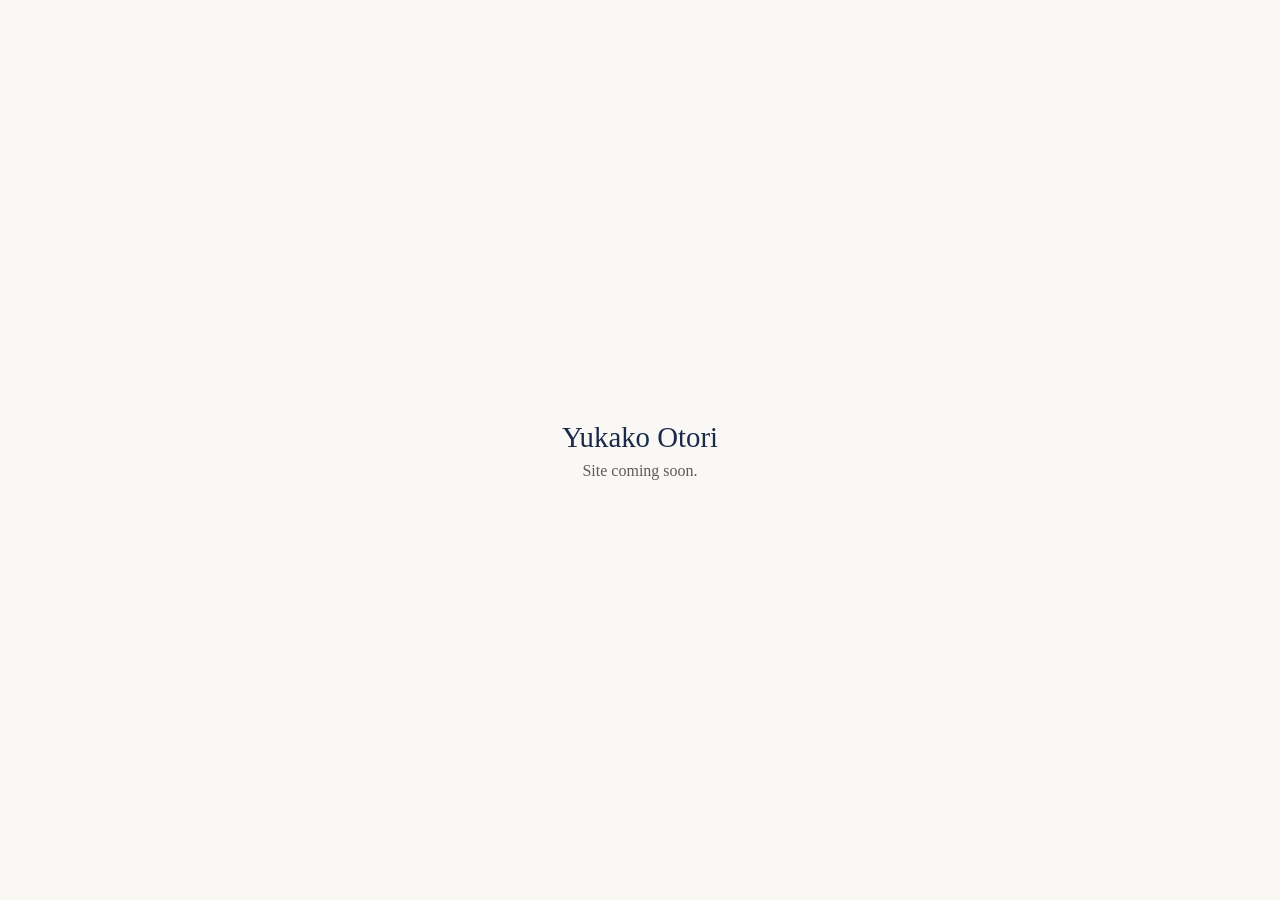
<file: index.html>
<!DOCTYPE html>
<html lang="en">
<head>
  <meta charset="UTF-8">
  <meta name="viewport" content="width=device-width, initial-scale=1.0">
  <title>Yukako Otori</title>
  <style>
    body {
      margin: 0;
      min-height: 100vh;
      display: flex;
      align-items: center;
      justify-content: center;
      background: #FAF8F4;
      font-family: Georgia, serif;
      color: #1B2A4A;
    }
    .wrap { text-align: center; }
    h1 { font-size: 1.8rem; margin: 0 0 0.5rem; font-weight: normal; }
    p  { font-size: 1rem; color: #5C5C5C; margin: 0; }
  </style>
</head>
<body>
  <div class="wrap">
    <h1>Yukako Otori</h1>
    <p>Site coming soon.</p>
  </div>
</body>
</html>
</file>
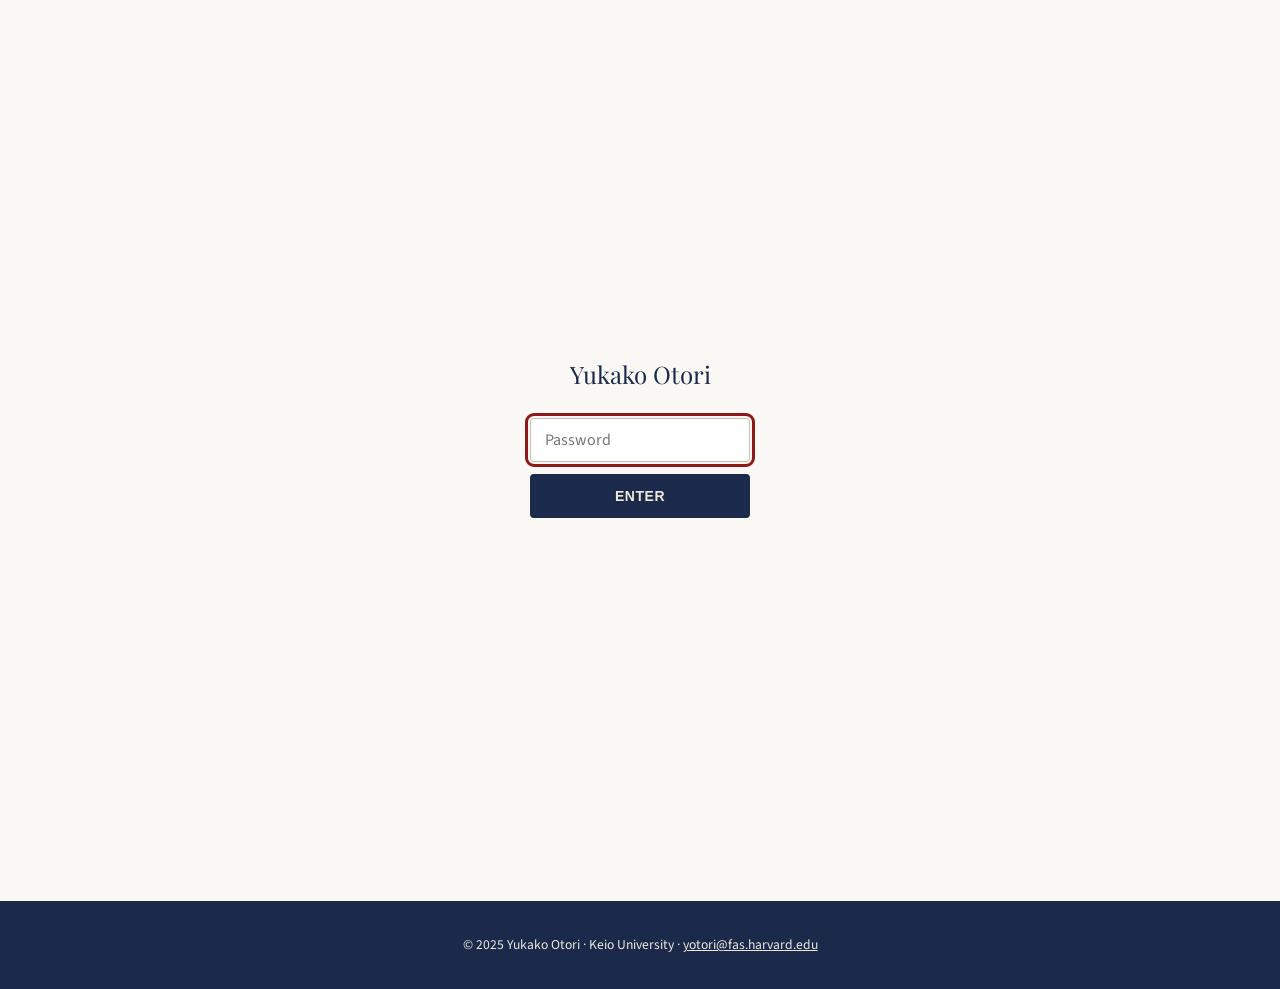
<file: contact.html>
<!DOCTYPE html>
<html lang="en">
<head>
  <meta charset="UTF-8">
  <meta name="viewport" content="width=device-width, initial-scale=1.0">
  <title>Contact — Yukako Otori</title>
  <meta name="description" content="Contact information for Yukako Otori, Associate Professor at Keio University.">
  <link rel="preconnect" href="https://fonts.googleapis.com">
  <link rel="preconnect" href="https://fonts.gstatic.com" crossorigin>
  <link href="https://fonts.googleapis.com/css2?family=Playfair+Display:ital,wght@0,400;0,600;0,700;1,400&family=Source+Sans+3:ital,wght@0,300;0,400;0,600;1,400&display=swap" rel="stylesheet">
  <link rel="stylesheet" href="assets/css/style.css">
</head>
<body>

  <div id="auth-gate" hidden>
    <div class="auth-box">
      <h2>Yukako Otori</h2>
      <form id="auth-form" novalidate>
        <input type="password" id="auth-input" placeholder="Password" autocomplete="off" aria-label="Password" required>
        <button type="submit">Enter</button>
      </form>
      <p id="auth-error" role="alert"></p>
    </div>
  </div>

  <a class="skip-link" href="#main-content">Skip to main content</a>

  <nav role="navigation" aria-label="Primary navigation">
    <div class="nav-inner">
      <a href="index.html" class="nav-brand" aria-label="Yukako Otori — Home">
        <span class="kanji" aria-hidden="true">大鳥</span>
        <span class="name">Yukako Otori</span>
      </a>
      <button class="nav-toggle" id="nav-toggle" aria-expanded="false" aria-controls="nav-links" aria-label="Toggle navigation menu">
        <span class="hamburger" aria-hidden="true">
          <span></span><span></span><span></span>
        </span>
      </button>
      <ul class="nav-links" id="nav-links" role="list">
        <li><a href="index.html">Home</a></li>
        <li><a href="research.html">Research</a></li>
        <li><a href="publications.html">Publications</a></li>
        <li><a href="teaching.html">Teaching</a></li>
        <li><a href="cv.html">CV</a></li>
        <li><a href="contact.html" aria-current="page">Contact</a></li>
      </ul>
    </div>
  </nav>

  <header class="page-header" role="banner">
    <h1>Contact</h1>
    <p>I welcome correspondence about research, teaching, and academic collaboration.</p>
  </header>

  <main id="main-content">
    <div class="container">

      <div class="contact-grid mt-2">

        <div class="contact-card">
          <h3>Email</h3>
          <p><a href="mailto:yotori@fas.harvard.edu">yotori@fas.harvard.edu</a></p>
          <p style="font-size:0.88rem; color:var(--muted); margin-top:0.75rem;">
            I aim to respond to email within five working days. For time-sensitive inquiries please
            indicate urgency in the subject line.
          </p>
        </div>

        <div class="contact-card">
          <h3>Social Media</h3>
          <p>
            Twitter / X:
            <a href="https://twitter.com/OtoriYukako" target="_blank" rel="noopener noreferrer">@OtoriYukako</a>
          </p>
        </div>

        <div class="contact-card">
          <h3>Institutional Address</h3>
          <p lang="ja">
            慶應義塾大学　文学部<br>
            〒108-8345 東京都港区三田2-15-45
          </p>
          <p>
            Faculty of Letters, Keio University<br>
            2-15-45 Mita, Minato-ku<br>
            Tokyo 108-8345, Japan
          </p>
        </div>

        <div class="contact-card">
          <h3>Network Affiliations</h3>
          <p>
            Child Labour and Poverty Network (CLPN)<br>
            <em>Queen Mary University of London</em>
          </p>
          <p>
            Harvard Center for European Studies Fellow<br>
            <em>Harvard University</em>
          </p>
          <p>
            History of International Organizations Network (HION)<br>
            <em>The Graduate Institute, Geneva</em>
          </p>
        </div>

      </div>

    </div>
  </main>

  <footer role="contentinfo">
    <p>&copy; <time datetime="2025">2025</time> Yukako Otori &middot; Keio University &middot;
      <a href="mailto:yotori@fas.harvard.edu">yotori@fas.harvard.edu</a>
    </p>
  </footer>

  <script src="assets/js/auth.js"></script>
  <script src="assets/js/nav.js"></script>
</body>
</html>
</file>
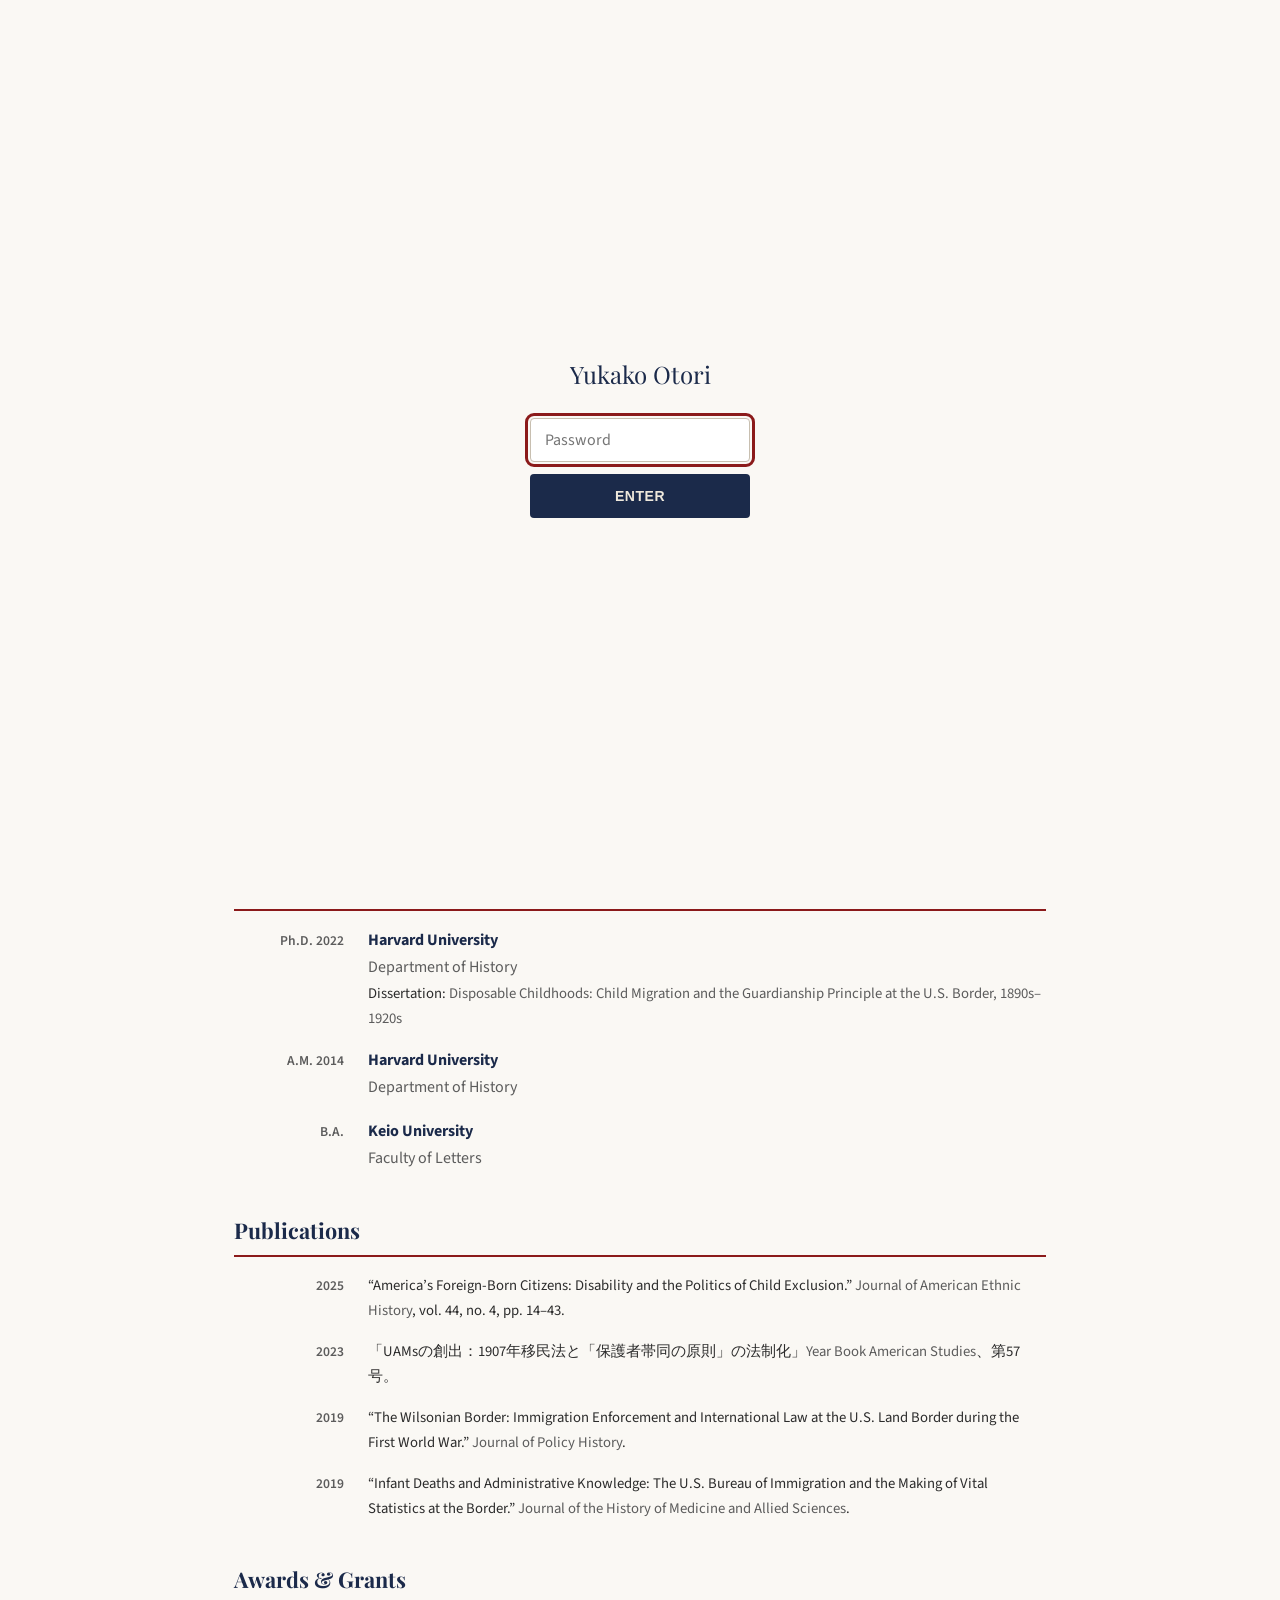
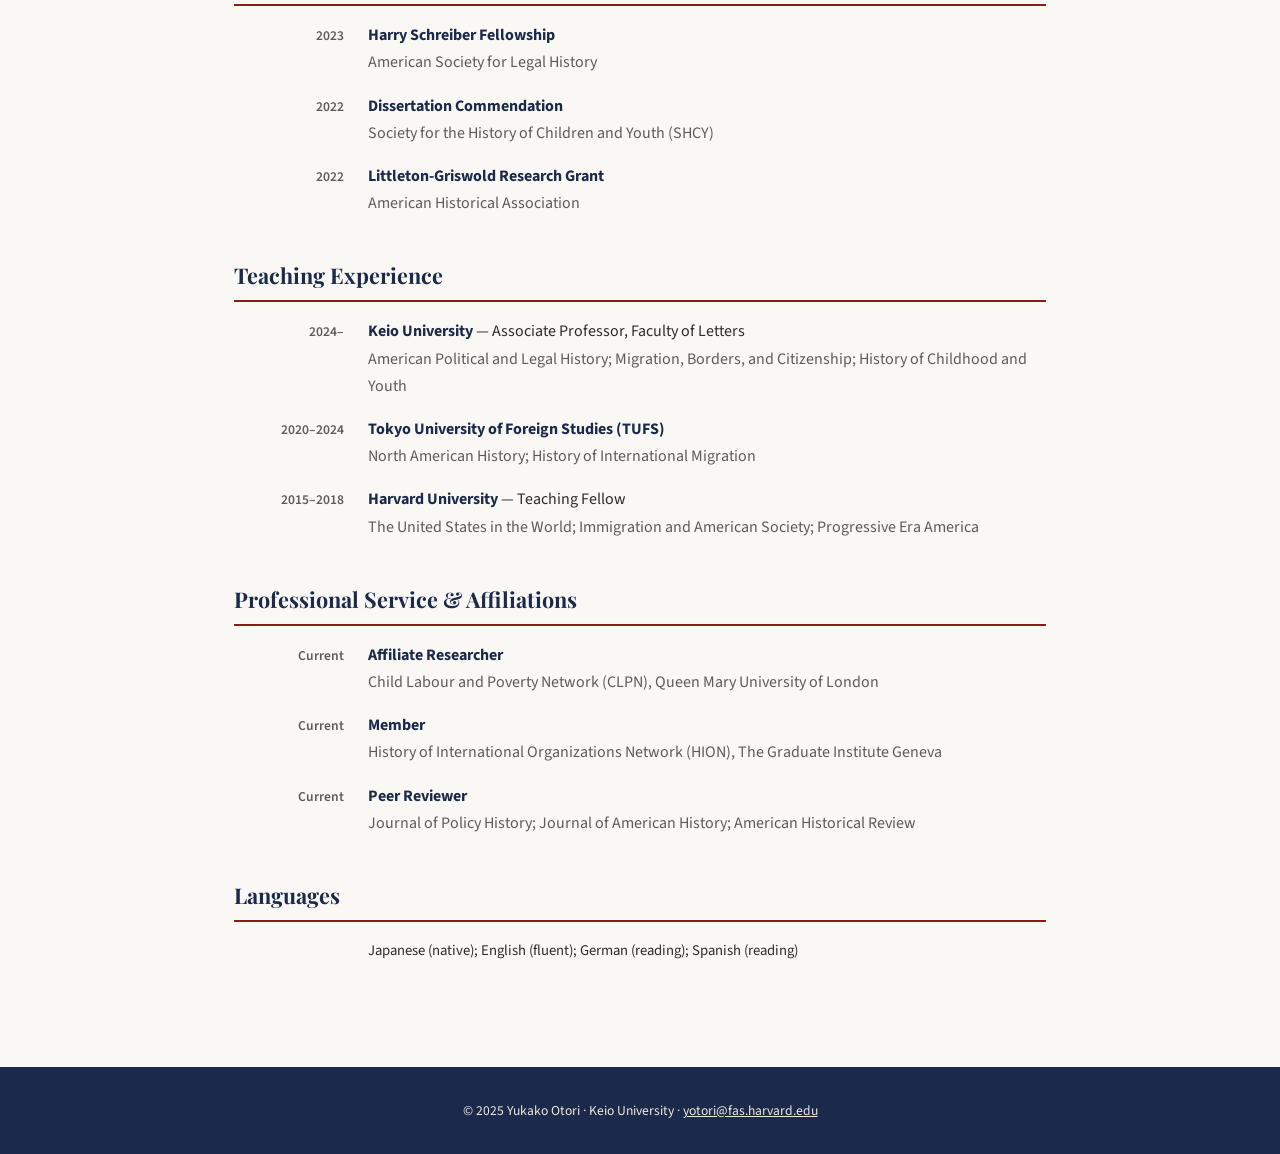
<file: cv.html>
<!DOCTYPE html>
<html lang="en">
<head>
  <meta charset="UTF-8">
  <meta name="viewport" content="width=device-width, initial-scale=1.0">
  <title>CV — Yukako Otori</title>
  <meta name="description" content="Curriculum vitae of Yukako Otori — appointments, education, publications, and awards.">
  <link rel="preconnect" href="https://fonts.googleapis.com">
  <link rel="preconnect" href="https://fonts.gstatic.com" crossorigin>
  <link href="https://fonts.googleapis.com/css2?family=Playfair+Display:ital,wght@0,400;0,600;0,700;1,400&family=Source+Sans+3:ital,wght@0,300;0,400;0,600;1,400&display=swap" rel="stylesheet">
  <link rel="stylesheet" href="assets/css/style.css">
</head>
<body>

  <div id="auth-gate" hidden>
    <div class="auth-box">
      <h2>Yukako Otori</h2>
      <form id="auth-form" novalidate>
        <input type="password" id="auth-input" placeholder="Password" autocomplete="off" aria-label="Password" required>
        <button type="submit">Enter</button>
      </form>
      <p id="auth-error" role="alert"></p>
    </div>
  </div>

  <a class="skip-link" href="#main-content">Skip to main content</a>

  <nav role="navigation" aria-label="Primary navigation">
    <div class="nav-inner">
      <a href="index.html" class="nav-brand" aria-label="Yukako Otori — Home">
        <span class="kanji" aria-hidden="true">大鳥</span>
        <span class="name">Yukako Otori</span>
      </a>
      <button class="nav-toggle" id="nav-toggle" aria-expanded="false" aria-controls="nav-links" aria-label="Toggle navigation menu">
        <span class="hamburger" aria-hidden="true">
          <span></span><span></span><span></span>
        </span>
      </button>
      <ul class="nav-links" id="nav-links" role="list">
        <li><a href="index.html">Home</a></li>
        <li><a href="research.html">Research</a></li>
        <li><a href="publications.html">Publications</a></li>
        <li><a href="teaching.html">Teaching</a></li>
        <li><a href="cv.html" aria-current="page">CV</a></li>
        <li><a href="contact.html">Contact</a></li>
      </ul>
    </div>
  </nav>

  <header class="page-header" role="banner">
    <h1>Curriculum Vitae</h1>
    <p>Full academic record.</p>
  </header>

  <main id="main-content">
    <div class="container">

      <div class="cv-download-bar" role="complementary" aria-label="CV download">
        <p style="font-size:0.9rem; color:var(--muted);">
          A PDF version of the full CV is available for download.
          <br><em>Note: CV currently being updated — please <a href="contact.html">contact me</a> for the most recent version.</em>
        </p>
        <a href="cv.pdf" class="btn" download aria-label="Download CV as PDF">Download PDF</a>
      </div>

      <!-- Appointments -->
      <section class="cv-section" aria-labelledby="cv-appt">
        <h2 id="cv-appt">Academic Appointments</h2>

        <div class="cv-entry">
          <span class="cv-year"><time datetime="2024">2024</time>&ndash;</span>
          <div class="cv-detail">
            <strong>Associate Professor</strong>, Faculty of Letters<br>
            <em>Keio University, Tokyo</em>
          </div>
        </div>

        <div class="cv-entry">
          <span class="cv-year"><time datetime="2020">2020</time>&ndash;<time datetime="2024">2024</time></span>
          <div class="cv-detail">
            <strong>Lecturer</strong><br>
            <em>Tokyo University of Foreign Studies (TUFS)</em>
          </div>
        </div>
      </section>

      <!-- Fellowships -->
      <section class="cv-section" aria-labelledby="cv-fellowships">
        <h2 id="cv-fellowships">Fellowships</h2>

        <div class="cv-entry">
          <span class="cv-year"><time datetime="2016">2016</time>&ndash;<time datetime="2017">2017</time></span>
          <div class="cv-detail">
            <strong>Junior Fellow</strong><br>
            <em>The Graduate Institute, Geneva</em>
          </div>
        </div>

        <div class="cv-entry">
          <span class="cv-year"></span>
          <div class="cv-detail">
            <strong>Fellow</strong><br>
            <em>Harvard Center for European Studies, Harvard University</em>
          </div>
        </div>
      </section>

      <!-- Education -->
      <section class="cv-section" aria-labelledby="cv-edu">
        <h2 id="cv-edu">Education</h2>

        <div class="cv-entry">
          <span class="cv-year">Ph.D. <time datetime="2022">2022</time></span>
          <div class="cv-detail">
            <strong>Harvard University</strong><br>
            <em>Department of History</em><br>
            <p>Dissertation: <em>Disposable Childhoods: Child Migration and the Guardianship Principle at the U.S. Border, 1890s&ndash;1920s</em></p>
          </div>
        </div>

        <div class="cv-entry">
          <span class="cv-year">A.M. <time datetime="2014">2014</time></span>
          <div class="cv-detail">
            <strong>Harvard University</strong><br>
            <em>Department of History</em>
          </div>
        </div>

        <div class="cv-entry">
          <span class="cv-year">B.A.</span>
          <div class="cv-detail">
            <strong>Keio University</strong><br>
            <em>Faculty of Letters</em>
          </div>
        </div>
      </section>

      <!-- Publications -->
      <section class="cv-section" aria-labelledby="cv-pub">
        <h2 id="cv-pub">Publications</h2>

        <div class="cv-entry">
          <span class="cv-year"><time datetime="2025">2025</time></span>
          <div class="cv-detail">
            <p>&ldquo;America&rsquo;s Foreign-Born Citizens: Disability and the Politics of Child Exclusion.&rdquo; <em>Journal of American Ethnic History</em>, vol. 44, no. 4, pp. 14&ndash;43.</p>
          </div>
        </div>

        <div class="cv-entry">
          <span class="cv-year"><time datetime="2023">2023</time></span>
          <div class="cv-detail">
            <p lang="ja">「UAMsの創出：1907年移民法と「保護者帯同の原則」の法制化」<em>Year Book American Studies</em>、第57号。</p>
          </div>
        </div>

        <div class="cv-entry">
          <span class="cv-year"><time datetime="2019">2019</time></span>
          <div class="cv-detail">
            <p>&ldquo;The Wilsonian Border: Immigration Enforcement and International Law at the U.S. Land Border during the First World War.&rdquo; <em>Journal of Policy History</em>.</p>
          </div>
        </div>

        <div class="cv-entry">
          <span class="cv-year"><time datetime="2019">2019</time></span>
          <div class="cv-detail">
            <p>&ldquo;Infant Deaths and Administrative Knowledge: The U.S. Bureau of Immigration and the Making of Vital Statistics at the Border.&rdquo; <em>Journal of the History of Medicine and Allied Sciences</em>.</p>
          </div>
        </div>
      </section>

      <!-- Awards -->
      <section class="cv-section" aria-labelledby="cv-awards">
        <h2 id="cv-awards">Awards &amp; Grants</h2>

        <div class="cv-entry">
          <span class="cv-year"><time datetime="2023">2023</time></span>
          <div class="cv-detail">
            <strong>Harry Schreiber Fellowship</strong><br>
            <em>American Society for Legal History</em>
          </div>
        </div>

        <div class="cv-entry">
          <span class="cv-year"><time datetime="2022">2022</time></span>
          <div class="cv-detail">
            <strong>Dissertation Commendation</strong><br>
            <em>Society for the History of Children and Youth (SHCY)</em>
          </div>
        </div>

        <div class="cv-entry">
          <span class="cv-year"><time datetime="2022">2022</time></span>
          <div class="cv-detail">
            <strong>Littleton-Griswold Research Grant</strong><br>
            <em>American Historical Association</em>
          </div>
        </div>
      </section>

      <!-- Teaching -->
      <section class="cv-section" aria-labelledby="cv-teach">
        <h2 id="cv-teach">Teaching Experience</h2>

        <div class="cv-entry">
          <span class="cv-year"><time datetime="2024">2024</time>&ndash;</span>
          <div class="cv-detail">
            <strong>Keio University</strong> — Associate Professor, Faculty of Letters<br>
            <em>American Political and Legal History; Migration, Borders, and Citizenship; History of Childhood and Youth</em>
          </div>
        </div>

        <div class="cv-entry">
          <span class="cv-year"><time datetime="2020">2020</time>&ndash;<time datetime="2024">2024</time></span>
          <div class="cv-detail">
            <strong>Tokyo University of Foreign Studies (TUFS)</strong><br>
            <em>North American History; History of International Migration</em>
          </div>
        </div>

        <div class="cv-entry">
          <span class="cv-year"><time datetime="2015">2015</time>&ndash;<time datetime="2018">2018</time></span>
          <div class="cv-detail">
            <strong>Harvard University</strong> — Teaching Fellow<br>
            <em>The United States in the World; Immigration and American Society; Progressive Era America</em>
          </div>
        </div>
      </section>

      <!-- Service -->
      <section class="cv-section" aria-labelledby="cv-service">
        <h2 id="cv-service">Professional Service &amp; Affiliations</h2>

        <div class="cv-entry">
          <span class="cv-year">Current</span>
          <div class="cv-detail">
            <strong>Affiliate Researcher</strong><br>
            <em>Child Labour and Poverty Network (CLPN), Queen Mary University of London</em>
          </div>
        </div>

        <div class="cv-entry">
          <span class="cv-year">Current</span>
          <div class="cv-detail">
            <strong>Member</strong><br>
            <em>History of International Organizations Network (HION), The Graduate Institute Geneva</em>
          </div>
        </div>

        <div class="cv-entry">
          <span class="cv-year">Current</span>
          <div class="cv-detail">
            <strong>Peer Reviewer</strong><br>
            <em>Journal of Policy History; Journal of American History; American Historical Review</em>
          </div>
        </div>
      </section>

      <!-- Languages -->
      <section class="cv-section" aria-labelledby="cv-lang">
        <h2 id="cv-lang">Languages</h2>
        <div class="cv-entry">
          <span class="cv-year"></span>
          <div class="cv-detail">
            <p>Japanese (native); English (fluent); German (reading); Spanish (reading)</p>
          </div>
        </div>
      </section>

    </div>
  </main>

  <footer role="contentinfo">
    <p>&copy; <time datetime="2025">2025</time> Yukako Otori &middot; Keio University &middot;
      <a href="mailto:yotori@fas.harvard.edu">yotori@fas.harvard.edu</a>
    </p>
  </footer>

  <script src="assets/js/auth.js"></script>
  <script src="assets/js/nav.js"></script>
</body>
</html>
</file>
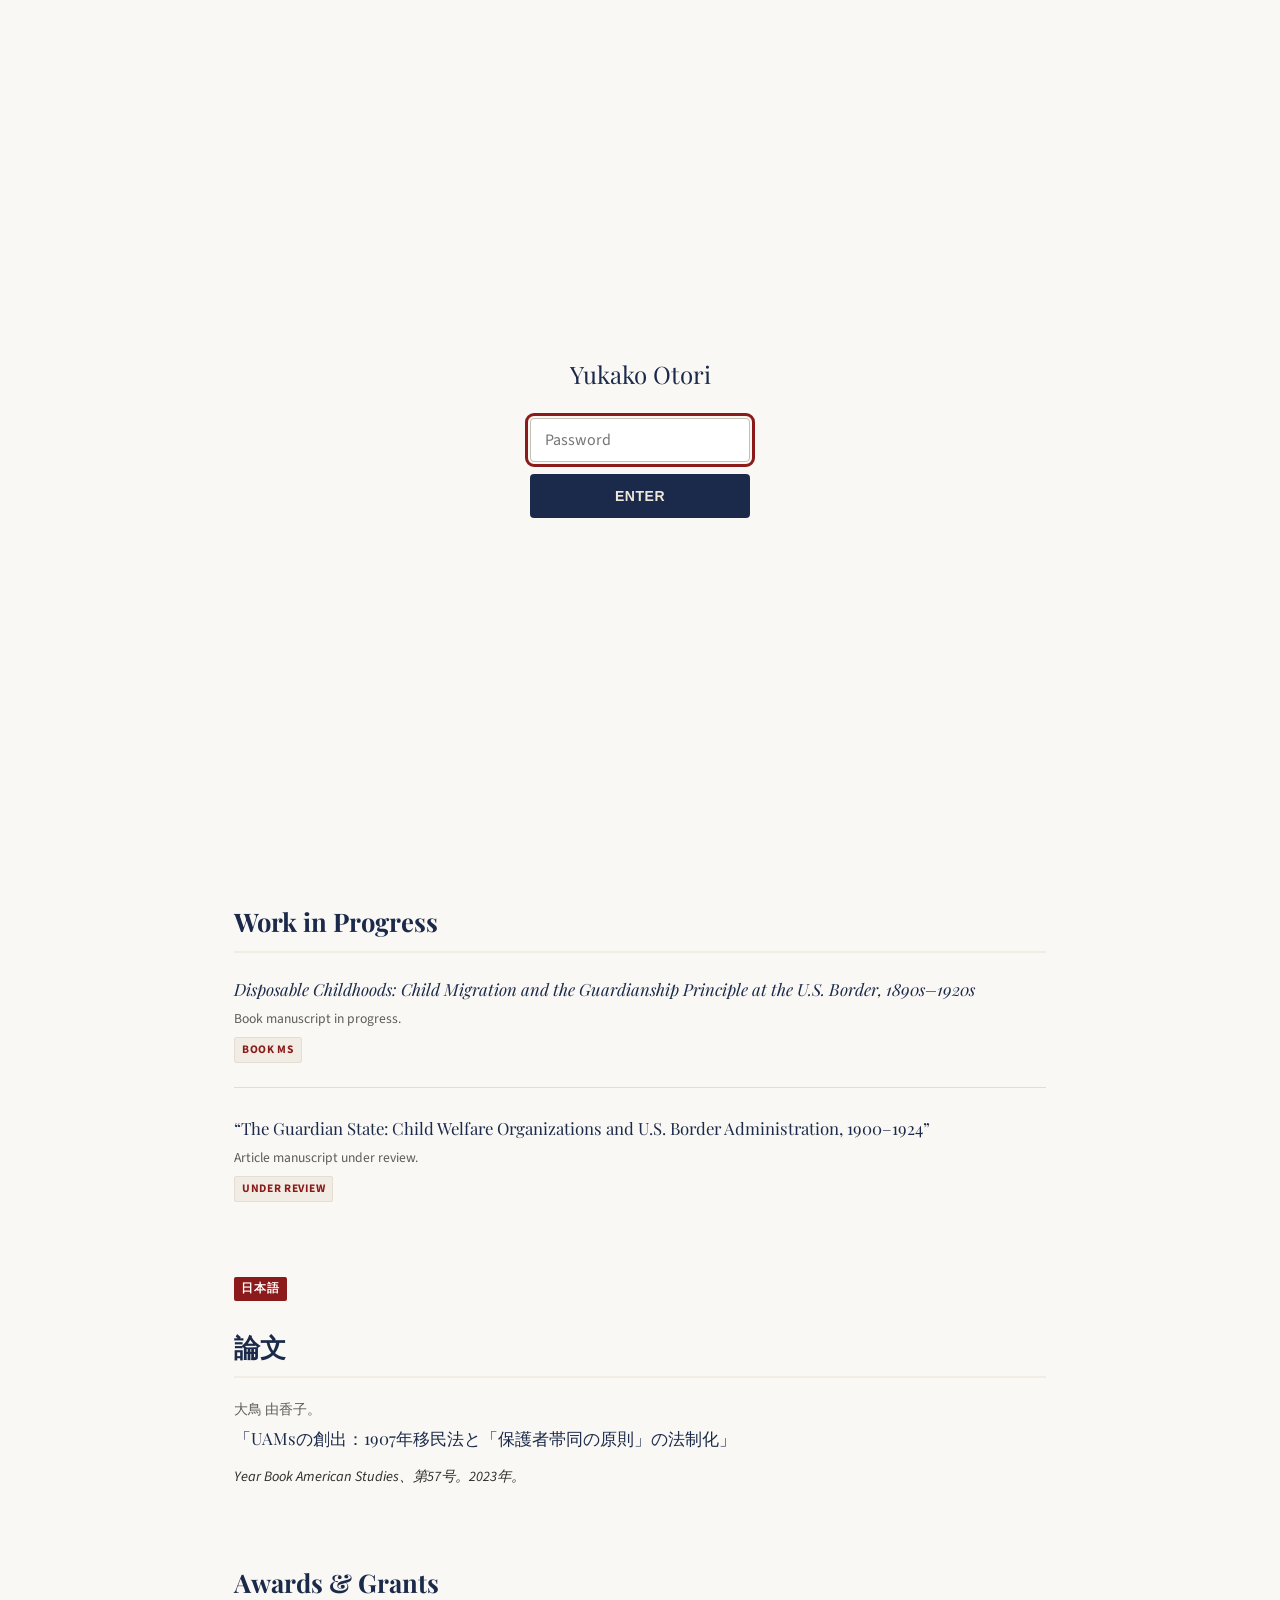
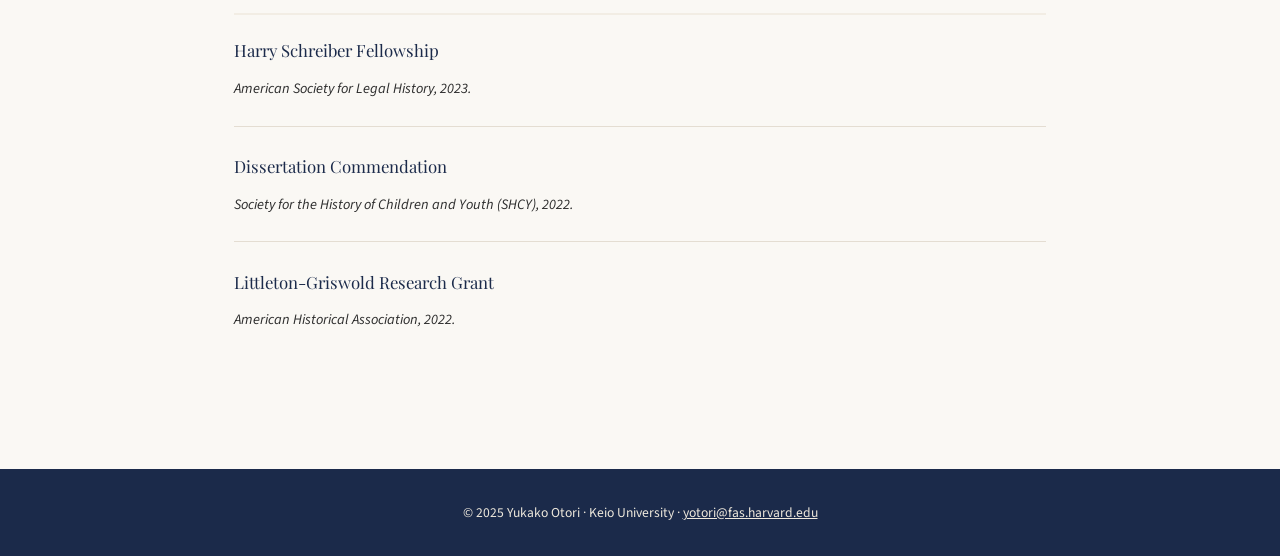
<file: publications.html>
<!DOCTYPE html>
<html lang="en">
<head>
  <meta charset="UTF-8">
  <meta name="viewport" content="width=device-width, initial-scale=1.0">
  <title>Publications — Yukako Otori</title>
  <meta name="description" content="Publications by Yukako Otori — journal articles, book chapters, and works in progress.">
  <link rel="preconnect" href="https://fonts.googleapis.com">
  <link rel="preconnect" href="https://fonts.gstatic.com" crossorigin>
  <link href="https://fonts.googleapis.com/css2?family=Playfair+Display:ital,wght@0,400;0,600;0,700;1,400&family=Source+Sans+3:ital,wght@0,300;0,400;0,600;1,400&display=swap" rel="stylesheet">
  <link rel="stylesheet" href="assets/css/style.css">
</head>
<body>

  <div id="auth-gate" hidden>
    <div class="auth-box">
      <h2>Yukako Otori</h2>
      <form id="auth-form" novalidate>
        <input type="password" id="auth-input" placeholder="Password" autocomplete="off" aria-label="Password" required>
        <button type="submit">Enter</button>
      </form>
      <p id="auth-error" role="alert"></p>
    </div>
  </div>

  <a class="skip-link" href="#main-content">Skip to main content</a>

  <nav role="navigation" aria-label="Primary navigation">
    <div class="nav-inner">
      <a href="index.html" class="nav-brand" aria-label="Yukako Otori — Home">
        <span class="kanji" aria-hidden="true">大鳥</span>
        <span class="name">Yukako Otori</span>
      </a>
      <button class="nav-toggle" id="nav-toggle" aria-expanded="false" aria-controls="nav-links" aria-label="Toggle navigation menu">
        <span class="hamburger" aria-hidden="true">
          <span></span><span></span><span></span>
        </span>
      </button>
      <ul class="nav-links" id="nav-links" role="list">
        <li><a href="index.html">Home</a></li>
        <li><a href="research.html">Research</a></li>
        <li><a href="publications.html" aria-current="page">Publications</a></li>
        <li><a href="teaching.html">Teaching</a></li>
        <li><a href="cv.html">CV</a></li>
        <li><a href="contact.html">Contact</a></li>
      </ul>
    </div>
  </nav>

  <header class="page-header" role="banner">
    <h1>Publications</h1>
    <p>Peer-reviewed articles, book chapters, and works in progress.</p>
  </header>

  <main id="main-content">
    <div class="container">

      <!-- English publications -->
      <section class="pub-section" aria-labelledby="en-heading">
        <span class="pub-lang-label en" id="en-heading">English</span>

        <h2 class="section-title" style="margin-top:0.5rem">Journal Articles</h2>
        <ul class="pub-list" role="list">

          <li class="pub-item">
            <p class="pub-authors">Otori, Yukako.</p>
            <p class="pub-title">&ldquo;America&rsquo;s Foreign-Born Citizens: Disability and the Politics of Child Exclusion.&rdquo;</p>
            <p class="pub-venue"><em>Journal of American Ethnic History</em>, vol. 44, no. 4, pp. 14&ndash;43. <time datetime="2025">2025</time>.</p>
          </li>

          <li class="pub-item">
            <p class="pub-authors">Otori, Yukako.</p>
            <p class="pub-title">&ldquo;The Wilsonian Border: Immigration Enforcement and International Law at the U.S. Land Border during the First World War.&rdquo;</p>
            <p class="pub-venue"><em>Journal of Policy History</em>. <time datetime="2019">2019</time>.</p>
          </li>

          <li class="pub-item">
            <p class="pub-authors">Otori, Yukako.</p>
            <p class="pub-title">&ldquo;Infant Deaths and Administrative Knowledge: The U.S. Bureau of Immigration and the Making of Vital Statistics at the Border.&rdquo;</p>
            <p class="pub-venue"><em>Journal of the History of Medicine and Allied Sciences</em>. <time datetime="2019">2019</time>.</p>
          </li>

        </ul>

        <h2 class="section-title mt-4">Work in Progress</h2>
        <ul class="pub-list" role="list">

          <li class="pub-item">
            <p class="pub-title"><em>Disposable Childhoods: Child Migration and the Guardianship Principle at the U.S. Border, 1890s&ndash;1920s</em></p>
            <p class="pub-note">Book manuscript in progress.</p>
            <span class="pub-badge">Book MS</span>
          </li>

          <li class="pub-item">
            <p class="pub-title">&ldquo;The Guardian State: Child Welfare Organizations and U.S. Border Administration, 1900&ndash;1924&rdquo;</p>
            <p class="pub-note">Article manuscript under review.</p>
            <span class="pub-badge">Under Review</span>
          </li>

        </ul>
      </section>

      <!-- Japanese publications -->
      <section class="pub-section" aria-labelledby="ja-heading">
        <span class="pub-lang-label ja" id="ja-heading" lang="ja">日本語</span>

        <h2 class="section-title" style="margin-top:0.5rem" lang="ja">論文</h2>
        <ul class="pub-list" role="list">

          <li class="pub-item">
            <p class="pub-authors" lang="ja">大鳥 由香子。</p>
            <p class="pub-title" lang="ja">「UAMsの創出：1907年移民法と「保護者帯同の原則」の法制化」</p>
            <p class="pub-venue" lang="ja"><em>Year Book American Studies</em>、第57号。<time datetime="2023">2023</time>年。</p>
          </li>

        </ul>
      </section>

      <!-- Awards -->
      <section class="pub-section" aria-labelledby="awards-heading">
        <h2 class="section-title" id="awards-heading">Awards &amp; Grants</h2>
        <ul class="pub-list" role="list">

          <li class="pub-item">
            <p class="pub-title">Harry Schreiber Fellowship</p>
            <p class="pub-venue">American Society for Legal History, <time datetime="2023">2023</time>.</p>
          </li>

          <li class="pub-item">
            <p class="pub-title">Dissertation Commendation</p>
            <p class="pub-venue">Society for the History of Children and Youth (SHCY), <time datetime="2022">2022</time>.</p>
          </li>

          <li class="pub-item">
            <p class="pub-title">Littleton-Griswold Research Grant</p>
            <p class="pub-venue">American Historical Association, <time datetime="2022">2022</time>.</p>
          </li>

        </ul>
      </section>

    </div>
  </main>

  <footer role="contentinfo">
    <p>&copy; <time datetime="2025">2025</time> Yukako Otori &middot; Keio University &middot;
      <a href="mailto:yotori@fas.harvard.edu">yotori@fas.harvard.edu</a>
    </p>
  </footer>

  <script src="assets/js/auth.js"></script>
  <script src="assets/js/nav.js"></script>
</body>
</html>
</file>
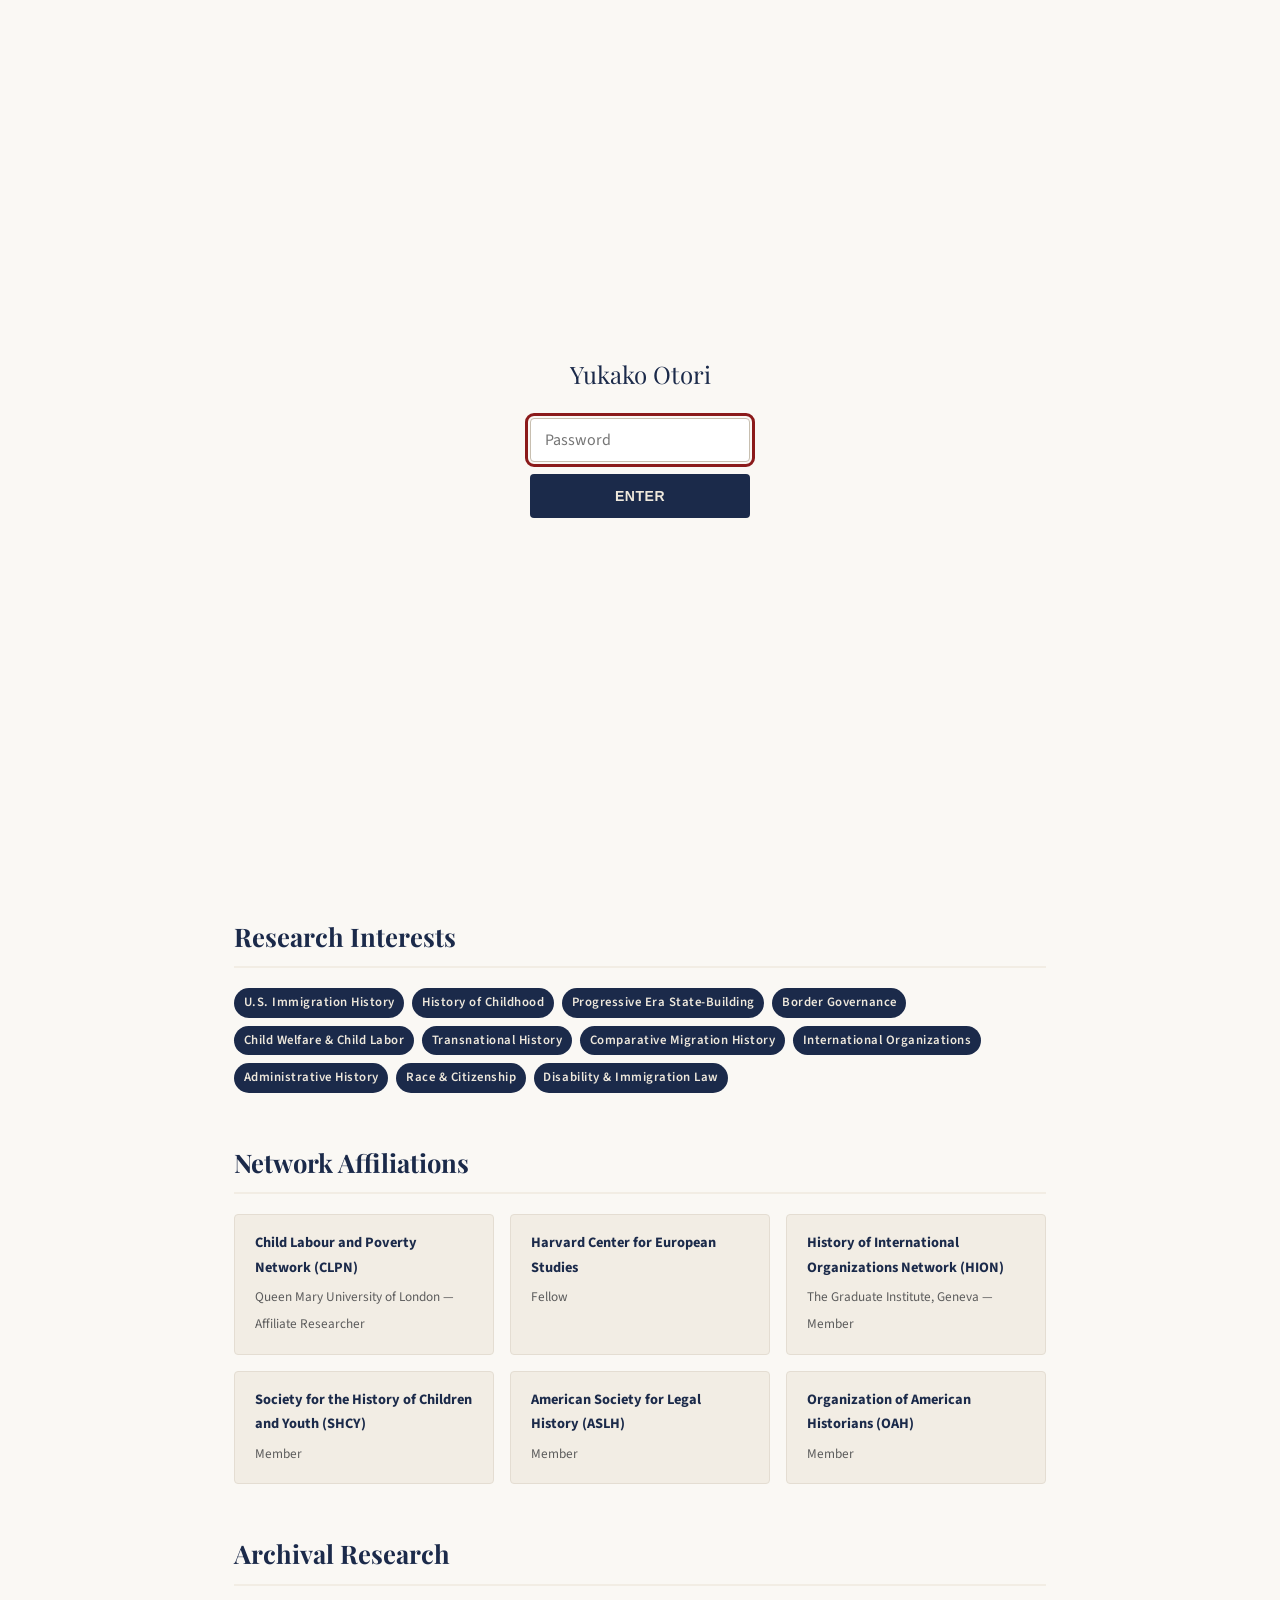
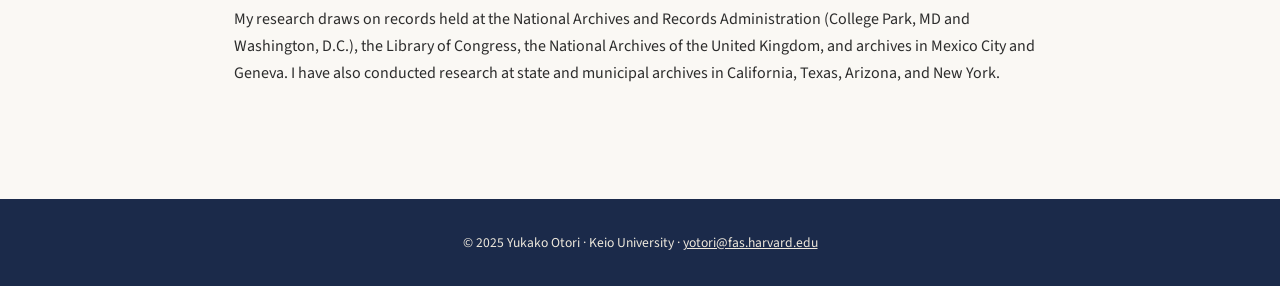
<file: research.html>
<!DOCTYPE html>
<html lang="en">
<head>
  <meta charset="UTF-8">
  <meta name="viewport" content="width=device-width, initial-scale=1.0">
  <title>Research — Yukako Otori</title>
  <meta name="description" content="Research interests and current book project of Yukako Otori, historian of migration and childhood.">
  <link rel="preconnect" href="https://fonts.googleapis.com">
  <link rel="preconnect" href="https://fonts.gstatic.com" crossorigin>
  <link href="https://fonts.googleapis.com/css2?family=Playfair+Display:ital,wght@0,400;0,600;0,700;1,400&family=Source+Sans+3:ital,wght@0,300;0,400;0,600;1,400&display=swap" rel="stylesheet">
  <link rel="stylesheet" href="assets/css/style.css">
</head>
<body>

  <div id="auth-gate" hidden>
    <div class="auth-box">
      <h2>Yukako Otori</h2>
      <form id="auth-form" novalidate>
        <input type="password" id="auth-input" placeholder="Password" autocomplete="off" aria-label="Password" required>
        <button type="submit">Enter</button>
      </form>
      <p id="auth-error" role="alert"></p>
    </div>
  </div>

  <a class="skip-link" href="#main-content">Skip to main content</a>

  <nav role="navigation" aria-label="Primary navigation">
    <div class="nav-inner">
      <a href="index.html" class="nav-brand" aria-label="Yukako Otori — Home">
        <span class="kanji" aria-hidden="true">大鳥</span>
        <span class="name">Yukako Otori</span>
      </a>
      <button class="nav-toggle" id="nav-toggle" aria-expanded="false" aria-controls="nav-links" aria-label="Toggle navigation menu">
        <span class="hamburger" aria-hidden="true">
          <span></span><span></span><span></span>
        </span>
      </button>
      <ul class="nav-links" id="nav-links" role="list">
        <li><a href="index.html">Home</a></li>
        <li><a href="research.html" aria-current="page">Research</a></li>
        <li><a href="publications.html">Publications</a></li>
        <li><a href="teaching.html">Teaching</a></li>
        <li><a href="cv.html">CV</a></li>
        <li><a href="contact.html">Contact</a></li>
      </ul>
    </div>
  </nav>

  <header class="page-header" role="banner">
    <h1>Research</h1>
    <p>Migration history, childhood, and the making of the U.S. border state.</p>
  </header>

  <main id="main-content">
    <div class="container">

      <section class="research-section" aria-labelledby="book-heading">
        <h2 class="section-title" id="book-heading">Book Project</h2>
        <div class="book-card">
          <h3><em>Disposable Childhoods: Child Migration and the Guardianship Principle at the U.S. Border, 1890s&ndash;1920s</em></h3>
          <span class="book-status">In Progress</span>
          <p>
            This book examines how the concept of guardianship&mdash;the idea that the state, like a
            parent, bore protective obligations toward vulnerable children&mdash;was mobilized, contested,
            and ultimately transformed by the crisis of child migration at U.S. land borders in the
            Progressive Era.
          </p>
          <p class="mt-1">
            Drawing on immigration case files, consular correspondence, and the records of child welfare
            organizations, <em>Disposable Childhoods</em> traces the careers of children apprehended at
            the U.S.&ndash;Mexico and U.S.&ndash;Canada borders between the 1890s and the 1920s: children
            traveling alone, children used as decoys by smugglers, children whose nationalities were
            unclear, and children whose families could not be found. It asks how officials decided which
            children deserved protection and which deserved deportation, and how those decisions encoded
            racial, gender, and class hierarchies into the administrative infrastructure of border control.
          </p>
          <p class="mt-1">
            The project argues that the guardianship principle was not simply a humanitarian counterweight
            to exclusion but a technology of governance&mdash;one that sorted children into categories of
            belonging and disposability that prefigure contemporary debates about &ldquo;unaccompanied
            alien children.&rdquo;
          </p>
        </div>
      </section>

      <section class="research-section" aria-labelledby="interests-heading">
        <h2 class="section-title" id="interests-heading">Research Interests</h2>
        <ul class="interests-list" role="list">
          <li>U.S. Immigration History</li>
          <li>History of Childhood</li>
          <li>Progressive Era State-Building</li>
          <li>Border Governance</li>
          <li>Child Welfare &amp; Child Labor</li>
          <li>Transnational History</li>
          <li>Comparative Migration History</li>
          <li>International Organizations</li>
          <li>Administrative History</li>
          <li>Race &amp; Citizenship</li>
          <li>Disability &amp; Immigration Law</li>
        </ul>
      </section>

      <section class="research-section" aria-labelledby="networks-heading">
        <h2 class="section-title" id="networks-heading">Network Affiliations</h2>
        <div class="network-grid">
          <div class="network-card">
            <strong>Child Labour and Poverty Network (CLPN)</strong>
            <span>Queen Mary University of London &mdash; Affiliate Researcher</span>
          </div>
          <div class="network-card">
            <strong>Harvard Center for European Studies</strong>
            <span>Fellow</span>
          </div>
          <div class="network-card">
            <strong>History of International Organizations Network (HION)</strong>
            <span>The Graduate Institute, Geneva &mdash; Member</span>
          </div>
          <div class="network-card">
            <strong>Society for the History of Children and Youth (SHCY)</strong>
            <span>Member</span>
          </div>
          <div class="network-card">
            <strong>American Society for Legal History (ASLH)</strong>
            <span>Member</span>
          </div>
          <div class="network-card">
            <strong>Organization of American Historians (OAH)</strong>
            <span>Member</span>
          </div>
        </div>
      </section>

      <section class="research-section" aria-labelledby="archives-heading">
        <h2 class="section-title" id="archives-heading">Archival Research</h2>
        <p>
          My research draws on records held at the National Archives and Records Administration
          (College Park, MD and Washington, D.C.), the Library of Congress, the National Archives
          of the United Kingdom, and archives in Mexico City and Geneva. I have also conducted
          research at state and municipal archives in California, Texas, Arizona, and New York.
        </p>
      </section>

    </div>
  </main>

  <footer role="contentinfo">
    <p>&copy; <time datetime="2025">2025</time> Yukako Otori &middot; Keio University &middot;
      <a href="mailto:yotori@fas.harvard.edu">yotori@fas.harvard.edu</a>
    </p>
  </footer>

  <script src="assets/js/auth.js"></script>
  <script src="assets/js/nav.js"></script>
</body>
</html>
</file>
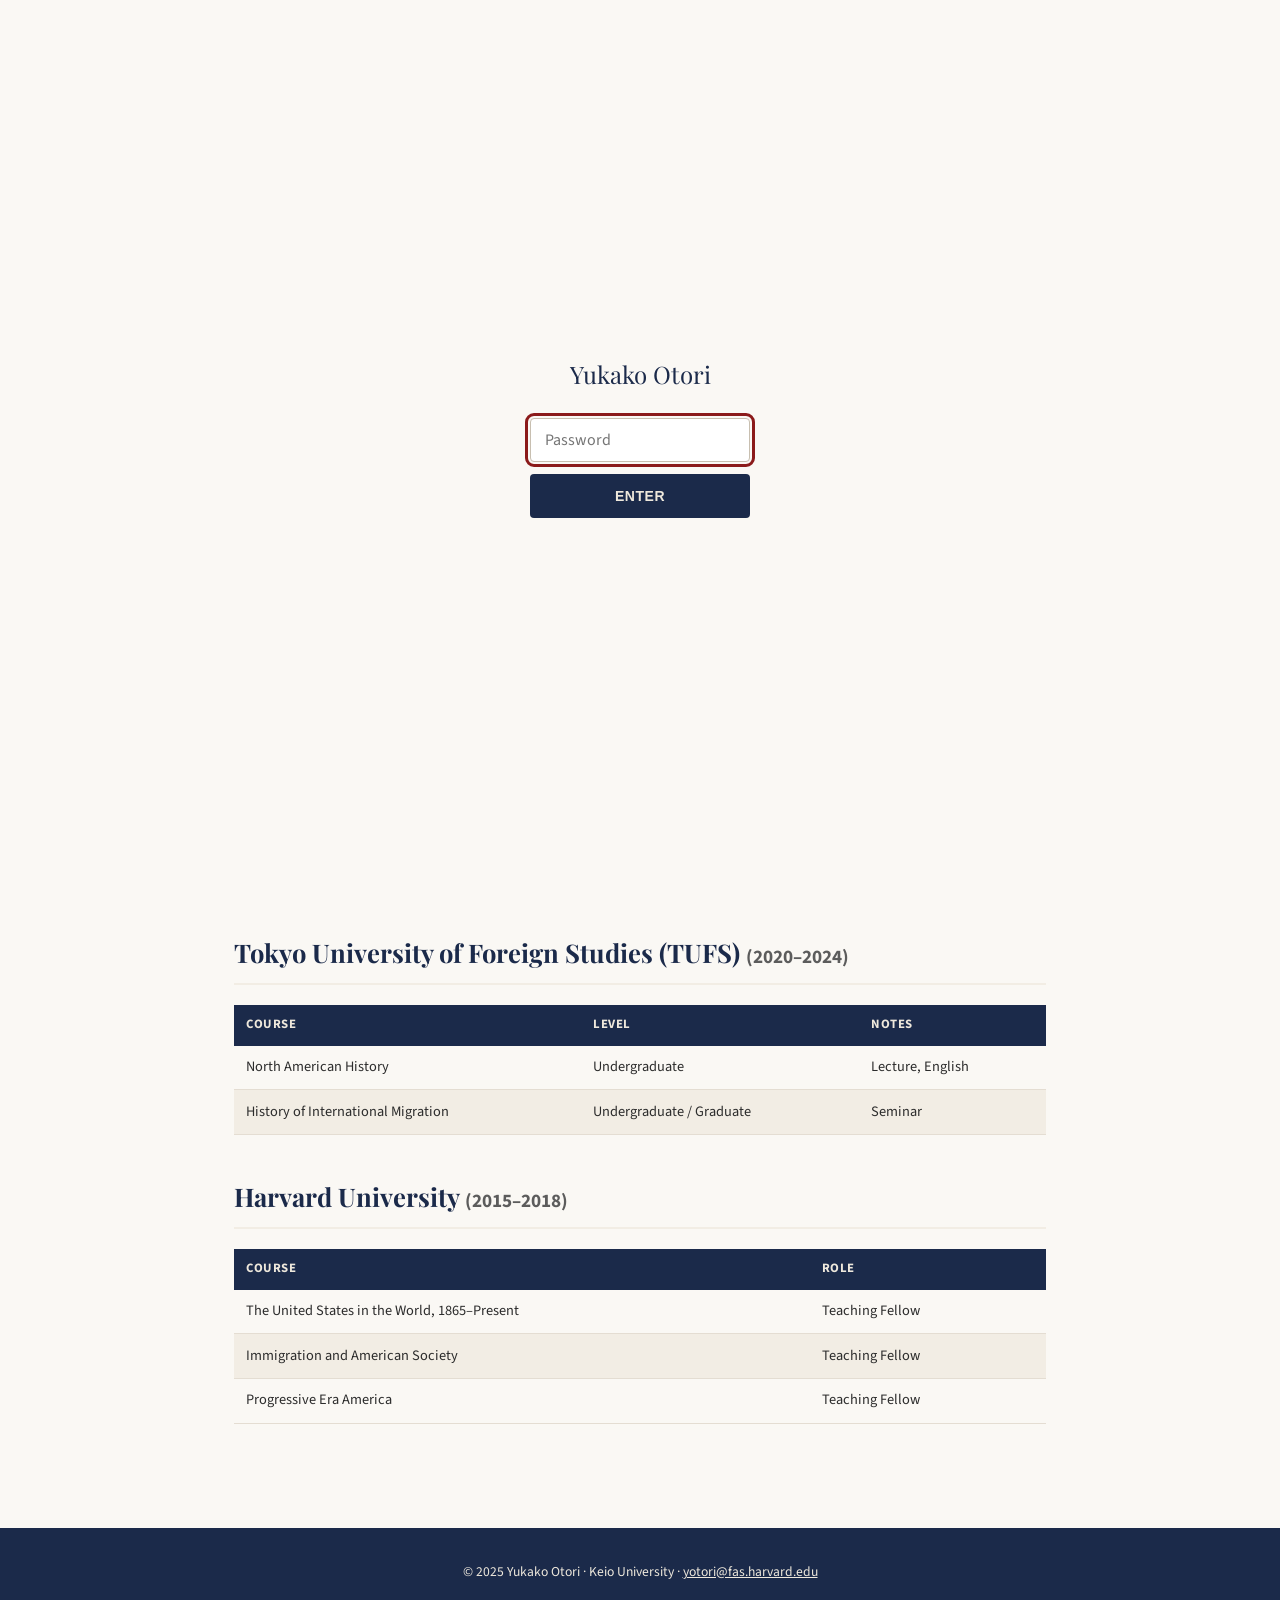
<file: teaching.html>
<!DOCTYPE html>
<html lang="en">
<head>
  <meta charset="UTF-8">
  <meta name="viewport" content="width=device-width, initial-scale=1.0">
  <title>Teaching — Yukako Otori</title>
  <meta name="description" content="Teaching experience and courses taught by Yukako Otori at Keio University, TUFS, and Harvard University.">
  <link rel="preconnect" href="https://fonts.googleapis.com">
  <link rel="preconnect" href="https://fonts.gstatic.com" crossorigin>
  <link href="https://fonts.googleapis.com/css2?family=Playfair+Display:ital,wght@0,400;0,600;0,700;1,400&family=Source+Sans+3:ital,wght@0,300;0,400;0,600;1,400&display=swap" rel="stylesheet">
  <link rel="stylesheet" href="assets/css/style.css">
</head>
<body>

  <div id="auth-gate" hidden>
    <div class="auth-box">
      <h2>Yukako Otori</h2>
      <form id="auth-form" novalidate>
        <input type="password" id="auth-input" placeholder="Password" autocomplete="off" aria-label="Password" required>
        <button type="submit">Enter</button>
      </form>
      <p id="auth-error" role="alert"></p>
    </div>
  </div>

  <a class="skip-link" href="#main-content">Skip to main content</a>

  <nav role="navigation" aria-label="Primary navigation">
    <div class="nav-inner">
      <a href="index.html" class="nav-brand" aria-label="Yukako Otori — Home">
        <span class="kanji" aria-hidden="true">大鳥</span>
        <span class="name">Yukako Otori</span>
      </a>
      <button class="nav-toggle" id="nav-toggle" aria-expanded="false" aria-controls="nav-links" aria-label="Toggle navigation menu">
        <span class="hamburger" aria-hidden="true">
          <span></span><span></span><span></span>
        </span>
      </button>
      <ul class="nav-links" id="nav-links" role="list">
        <li><a href="index.html">Home</a></li>
        <li><a href="research.html">Research</a></li>
        <li><a href="publications.html">Publications</a></li>
        <li><a href="teaching.html" aria-current="page">Teaching</a></li>
        <li><a href="cv.html">CV</a></li>
        <li><a href="contact.html">Contact</a></li>
      </ul>
    </div>
  </nav>

  <header class="page-header" role="banner">
    <h1>Teaching</h1>
    <p>Courses in U.S. history, migration, and the history of childhood.</p>
  </header>

  <main id="main-content">
    <div class="container">

      <section class="teaching-section" aria-labelledby="philosophy-heading">
        <h2 class="section-title" id="philosophy-heading">Teaching Philosophy</h2>
        <div class="philosophy-block">
          <p>
            I believe that the study of history cultivates two indispensable capacities: the ability
            to hold complexity without forcing premature resolution, and the ability to recognize that
            what seems natural or inevitable has always been made&mdash;and can therefore be remade.
          </p>
          <p class="mt-1">
            My seminars are organized around primary source analysis and collaborative inquiry. I ask
            students to sit with the difficulty of historical evidence&mdash;its silences, its
            contradictions, its distortions&mdash;before reaching for interpretation. I am particularly
            interested in how students who come from outside the United States read American history,
            and I design my courses to put that outsider perspective to work analytically.
          </p>
        </div>
      </section>

      <section class="teaching-section" aria-labelledby="keio-heading">
        <h2 class="section-title" id="keio-heading">Keio University <small style="font-size:0.75em; color:var(--muted); font-family:'Source Sans 3',sans-serif;">(<time datetime="2024">2024</time>&ndash;present)</small></h2>
        <table class="course-table" aria-label="Courses taught at Keio University">
          <thead>
            <tr>
              <th scope="col">Course</th>
              <th scope="col">Level</th>
              <th scope="col">Notes</th>
            </tr>
          </thead>
          <tbody>
            <tr>
              <td>American Political and Legal History</td>
              <td>Undergraduate</td>
              <td>Survey, Faculty of Letters</td>
            </tr>
            <tr>
              <td>Migration, Borders, and Citizenship</td>
              <td>Undergraduate / Graduate</td>
              <td>Seminar</td>
            </tr>
            <tr>
              <td>History of Childhood and Youth</td>
              <td>Graduate</td>
              <td>Seminar (English)</td>
            </tr>
          </tbody>
        </table>
      </section>

      <section class="teaching-section" aria-labelledby="tufs-heading">
        <h2 class="section-title" id="tufs-heading">Tokyo University of Foreign Studies (TUFS) <small style="font-size:0.75em; color:var(--muted); font-family:'Source Sans 3',sans-serif;">(<time datetime="2020">2020</time>&ndash;<time datetime="2024">2024</time>)</small></h2>
        <table class="course-table" aria-label="Courses taught at TUFS">
          <thead>
            <tr>
              <th scope="col">Course</th>
              <th scope="col">Level</th>
              <th scope="col">Notes</th>
            </tr>
          </thead>
          <tbody>
            <tr>
              <td>North American History</td>
              <td>Undergraduate</td>
              <td>Lecture, English</td>
            </tr>
            <tr>
              <td>History of International Migration</td>
              <td>Undergraduate / Graduate</td>
              <td>Seminar</td>
            </tr>
          </tbody>
        </table>
      </section>

      <section class="teaching-section" aria-labelledby="harvard-heading">
        <h2 class="section-title" id="harvard-heading">Harvard University <small style="font-size:0.75em; color:var(--muted); font-family:'Source Sans 3',sans-serif;">(<time datetime="2015">2015</time>&ndash;<time datetime="2018">2018</time>)</small></h2>
        <table class="course-table" aria-label="Courses taught at Harvard University">
          <thead>
            <tr>
              <th scope="col">Course</th>
              <th scope="col">Role</th>
            </tr>
          </thead>
          <tbody>
            <tr>
              <td>The United States in the World, 1865&ndash;Present</td>
              <td>Teaching Fellow</td>
            </tr>
            <tr>
              <td>Immigration and American Society</td>
              <td>Teaching Fellow</td>
            </tr>
            <tr>
              <td>Progressive Era America</td>
              <td>Teaching Fellow</td>
            </tr>
          </tbody>
        </table>
      </section>

    </div>
  </main>

  <footer role="contentinfo">
    <p>&copy; <time datetime="2025">2025</time> Yukako Otori &middot; Keio University &middot;
      <a href="mailto:yotori@fas.harvard.edu">yotori@fas.harvard.edu</a>
    </p>
  </footer>

  <script src="assets/js/auth.js"></script>
  <script src="assets/js/nav.js"></script>
</body>
</html>
</file>
<file: assets/css/style.css>
/* ============================================================
   Yukako Otori — Academic Website Design System
   ============================================================ */

/* --- Google Fonts --- */
@import url('https://fonts.googleapis.com/css2?family=Playfair+Display:ital,wght@0,400;0,600;0,700;1,400&family=Source+Sans+3:ital,wght@0,300;0,400;0,600;1,400&display=swap');

/* --- Custom Properties --- */
:root {
  --ivory:    #FAF8F4;
  --ivory-alt:#F2EDE4;
  --navy:     #1B2A4A;
  --crimson:  #8B1A1A;
  --text:     #2C2C2C;
  --muted:    #5C5C5C;
  --nav-text: #EEE8DC;
  --radius:   4px;
  --max-w:    860px;
  --nav-h:    60px;
}

/* --- Reset --- */
*, *::before, *::after { box-sizing: border-box; margin: 0; padding: 0; }

html { scroll-behavior: smooth; }

body {
  background: var(--ivory);
  color: var(--text);
  font-family: 'Source Sans 3', system-ui, sans-serif;
  font-size: 1rem;
  line-height: 1.7;
  -webkit-font-smoothing: antialiased;
}

/* --- Accessibility: Skip Link --- */
.skip-link {
  position: absolute;
  top: -999px;
  left: 0;
  background: var(--crimson);
  color: #fff;
  padding: 0.5rem 1rem;
  z-index: 1000;
  font-size: 0.9rem;
  text-decoration: none;
  border-radius: 0 0 var(--radius) var(--radius);
}
.skip-link:focus { top: 0; }

/* --- Focus Visible --- */
*:focus-visible {
  outline: 3px solid var(--crimson);
  outline-offset: 2px;
}
*:focus:not(:focus-visible) { outline: none; }

/* --- Navigation --- */
nav[role="navigation"] {
  position: sticky;
  top: 0;
  z-index: 100;
  background: var(--navy);
  height: var(--nav-h);
  display: flex;
  align-items: center;
}

.nav-inner {
  max-width: var(--max-w);
  margin: 0 auto;
  padding: 0 1.5rem;
  width: 100%;
  display: flex;
  align-items: center;
  justify-content: space-between;
}

.nav-brand {
  display: flex;
  align-items: center;
  gap: 0.6rem;
  text-decoration: none;
}

.nav-brand .kanji {
  font-family: 'Playfair Display', Georgia, serif;
  font-size: 1.15rem;
  color: var(--crimson);
  line-height: 1;
}

.nav-brand .name {
  font-family: 'Source Sans 3', sans-serif;
  font-size: 0.95rem;
  font-weight: 600;
  color: var(--nav-text);
  letter-spacing: 0.03em;
}

.nav-links {
  display: flex;
  list-style: none;
  gap: 0;
}

.nav-links a {
  display: block;
  padding: 0 0.9rem;
  line-height: var(--nav-h);
  color: var(--nav-text);
  text-decoration: none;
  font-size: 0.875rem;
  font-weight: 600;
  letter-spacing: 0.04em;
  text-transform: uppercase;
  border-bottom: 3px solid transparent;
  transition: border-color 0.15s, color 0.15s;
}

.nav-links a:hover,
.nav-links a[aria-current="page"] {
  color: #fff;
  border-bottom-color: var(--crimson);
}

/* Hamburger */
.nav-toggle {
  display: none;
  background: none;
  border: none;
  cursor: pointer;
  padding: 8px;
  min-width: 44px;
  min-height: 44px;
  align-items: center;
  justify-content: center;
}

.hamburger {
  display: flex;
  flex-direction: column;
  gap: 5px;
}

.hamburger span {
  display: block;
  width: 22px;
  height: 2px;
  background: var(--nav-text);
  border-radius: 2px;
  transition: transform 0.2s, opacity 0.2s;
}

.nav-toggle[aria-expanded="true"] .hamburger span:nth-child(1) {
  transform: translateY(7px) rotate(45deg);
}
.nav-toggle[aria-expanded="true"] .hamburger span:nth-child(2) {
  opacity: 0;
}
.nav-toggle[aria-expanded="true"] .hamburger span:nth-child(3) {
  transform: translateY(-7px) rotate(-45deg);
}

/* --- Container --- */
.container {
  max-width: var(--max-w);
  margin: 0 auto;
  padding: 0 1.5rem;
}

/* --- Hero --- */
.hero {
  background: var(--ivory);
  padding: 4rem 1.5rem;
}

.hero-inner {
  max-width: var(--max-w);
  margin: 0 auto;
  display: grid;
  grid-template-columns: 1fr 280px;
  gap: 3rem;
  align-items: center;
}

.hero-text h1 {
  font-family: 'Playfair Display', Georgia, serif;
  font-size: 2.6rem;
  line-height: 1.15;
  color: var(--navy);
  margin-bottom: 0.25rem;
}

.hero-text .subtitle {
  font-size: 1.05rem;
  color: var(--crimson);
  font-weight: 600;
  letter-spacing: 0.02em;
  margin-bottom: 1.25rem;
}

.hero-text p {
  color: var(--text);
  font-size: 1rem;
  max-width: 540px;
}

.hero-image-wrap {
  filter: drop-shadow(0 4px 20px rgba(27, 42, 74, 0.18));
}

.hero-image-wrap picture,
.hero-image-wrap img {
  width: 100%;
  height: auto;
  display: block;
  border-radius: 3px;
}

/* --- News Strip --- */
.news-strip {
  background: var(--ivory-alt);
  border-top: 1px solid #E4DDD2;
  padding: 2.5rem 1.5rem;
}

.news-strip h2 {
  font-family: 'Playfair Display', Georgia, serif;
  font-size: 1.4rem;
  color: var(--navy);
  margin-bottom: 1.25rem;
}

.news-list {
  list-style: none;
  display: flex;
  flex-direction: column;
  gap: 0.85rem;
}

.news-list li {
  display: flex;
  gap: 1rem;
  align-items: baseline;
  font-size: 0.95rem;
}

.news-list time {
  color: var(--muted);
  font-size: 0.8rem;
  font-weight: 600;
  letter-spacing: 0.04em;
  text-transform: uppercase;
  white-space: nowrap;
  min-width: 90px;
}

/* --- Page Header --- */
.page-header {
  background: var(--navy);
  padding: 3rem 1.5rem 2.5rem;
}

.page-header h1 {
  font-family: 'Playfair Display', Georgia, serif;
  font-size: 2.2rem;
  color: #fff;
  max-width: var(--max-w);
  margin: 0 auto;
}

.page-header p {
  color: var(--nav-text);
  max-width: var(--max-w);
  margin: 0.5rem auto 0;
  font-size: 1rem;
}

/* --- Main Content --- */
main {
  padding: 3rem 1.5rem 4rem;
}

/* --- Section titles --- */
h2.section-title {
  font-family: 'Playfair Display', Georgia, serif;
  font-size: 1.6rem;
  color: var(--navy);
  margin-bottom: 1.25rem;
  padding-bottom: 0.5rem;
  border-bottom: 2px solid var(--ivory-alt);
}

h3.sub-title {
  font-family: 'Playfair Display', Georgia, serif;
  font-size: 1.15rem;
  color: var(--navy);
  margin-bottom: 0.5rem;
}

/* --- Research page --- */
.research-section {
  margin-bottom: 3rem;
}

.book-card {
  background: var(--ivory-alt);
  border-left: 4px solid var(--crimson);
  border-radius: 0 var(--radius) var(--radius) 0;
  padding: 1.5rem 1.75rem;
  margin-bottom: 1.5rem;
}

.book-card h3 {
  font-family: 'Playfair Display', Georgia, serif;
  font-size: 1.2rem;
  color: var(--navy);
  margin-bottom: 0.5rem;
}

.book-card .book-status {
  display: inline-block;
  background: var(--crimson);
  color: #fff;
  font-size: 0.72rem;
  font-weight: 700;
  letter-spacing: 0.08em;
  text-transform: uppercase;
  padding: 0.2em 0.6em;
  border-radius: 2px;
  margin-bottom: 0.75rem;
}

.interests-list {
  list-style: none;
  display: flex;
  flex-wrap: wrap;
  gap: 0.5rem;
  margin-top: 0.75rem;
}

.interests-list li {
  background: var(--navy);
  color: var(--nav-text);
  font-size: 0.8rem;
  font-weight: 600;
  letter-spacing: 0.04em;
  padding: 0.3em 0.75em;
  border-radius: 20px;
}

.network-grid {
  display: grid;
  grid-template-columns: repeat(auto-fit, minmax(220px, 1fr));
  gap: 1rem;
  margin-top: 0.75rem;
}

.network-card {
  background: var(--ivory-alt);
  border: 1px solid #E4DDD2;
  border-radius: var(--radius);
  padding: 1rem 1.25rem;
}

.network-card strong {
  display: block;
  color: var(--navy);
  font-size: 0.9rem;
  margin-bottom: 0.2rem;
}

.network-card span {
  color: var(--muted);
  font-size: 0.83rem;
}

/* --- Publications --- */
.pub-section {
  margin-bottom: 3rem;
}

.pub-lang-label {
  display: inline-block;
  font-size: 0.72rem;
  font-weight: 700;
  letter-spacing: 0.08em;
  text-transform: uppercase;
  padding: 0.2em 0.6em;
  border-radius: 2px;
  margin-bottom: 1rem;
}

.pub-lang-label.en { background: var(--navy); color: var(--nav-text); }
.pub-lang-label.ja { background: var(--crimson); color: #fff; }

.pub-list {
  list-style: none;
  display: flex;
  flex-direction: column;
  gap: 1.5rem;
}

.pub-item {
  padding-bottom: 1.5rem;
  border-bottom: 1px solid #E4DDD2;
}

.pub-item:last-child { border-bottom: none; }

.pub-item .pub-authors {
  font-size: 0.9rem;
  color: var(--muted);
}

.pub-item .pub-title {
  font-family: 'Playfair Display', Georgia, serif;
  font-size: 1.05rem;
  color: var(--navy);
  margin: 0.1rem 0;
}

.pub-item .pub-venue {
  font-size: 0.9rem;
  color: var(--text);
  font-style: italic;
}

.pub-item .pub-note {
  font-size: 0.85rem;
  color: var(--muted);
  margin-top: 0.25rem;
}

.pub-item .pub-badge {
  display: inline-block;
  background: var(--ivory-alt);
  border: 1px solid #E4DDD2;
  color: var(--crimson);
  font-size: 0.72rem;
  font-weight: 700;
  letter-spacing: 0.06em;
  text-transform: uppercase;
  padding: 0.2em 0.6em;
  border-radius: 2px;
  margin-top: 0.4rem;
}

/* --- Teaching --- */
.teaching-section { margin-bottom: 2.5rem; }

.course-table {
  width: 100%;
  border-collapse: collapse;
  font-size: 0.9rem;
  margin-top: 0.75rem;
}

.course-table th {
  background: var(--navy);
  color: var(--nav-text);
  text-align: left;
  padding: 0.6rem 0.75rem;
  font-size: 0.8rem;
  font-weight: 700;
  letter-spacing: 0.04em;
  text-transform: uppercase;
}

.course-table td {
  padding: 0.6rem 0.75rem;
  border-bottom: 1px solid #E4DDD2;
  vertical-align: top;
}

.course-table tr:nth-child(even) td { background: var(--ivory-alt); }

.philosophy-block {
  background: var(--ivory-alt);
  border-left: 4px solid var(--navy);
  padding: 1.25rem 1.5rem;
  border-radius: 0 var(--radius) var(--radius) 0;
  font-style: italic;
  color: var(--text);
  margin-top: 0.75rem;
}

/* --- CV --- */
.cv-download-bar {
  background: var(--ivory-alt);
  border: 1px solid #E4DDD2;
  border-radius: var(--radius);
  padding: 1rem 1.5rem;
  display: flex;
  align-items: center;
  justify-content: space-between;
  gap: 1rem;
  margin-bottom: 2.5rem;
}

.btn {
  display: inline-block;
  background: var(--navy);
  color: var(--nav-text);
  padding: 0.6rem 1.4rem;
  border-radius: var(--radius);
  text-decoration: none;
  font-size: 0.875rem;
  font-weight: 700;
  letter-spacing: 0.04em;
  text-transform: uppercase;
  transition: background 0.15s;
  min-height: 44px;
  line-height: 1.6;
}

.btn:hover { background: var(--crimson); }

.cv-section { margin-bottom: 2.5rem; }

.cv-section h2 {
  font-family: 'Playfair Display', Georgia, serif;
  font-size: 1.35rem;
  color: var(--navy);
  border-bottom: 2px solid var(--crimson);
  padding-bottom: 0.4rem;
  margin-bottom: 1rem;
}

.cv-entry {
  display: grid;
  grid-template-columns: 110px 1fr;
  gap: 0.5rem 1.5rem;
  margin-bottom: 1rem;
  align-items: baseline;
}

.cv-entry .cv-year {
  color: var(--muted);
  font-size: 0.85rem;
  font-weight: 600;
  text-align: right;
  padding-top: 0.05rem;
}

.cv-entry .cv-detail strong { color: var(--navy); }
.cv-entry .cv-detail em { color: var(--muted); font-style: normal; }
.cv-entry .cv-detail p { font-size: 0.92rem; }

/* --- Contact --- */
.contact-grid {
  display: grid;
  grid-template-columns: 1fr 1fr;
  gap: 2rem;
  margin-top: 0.5rem;
}

.contact-card {
  background: var(--ivory-alt);
  border: 1px solid #E4DDD2;
  border-radius: var(--radius);
  padding: 1.5rem 1.75rem;
}

.contact-card h3 {
  font-family: 'Playfair Display', Georgia, serif;
  font-size: 1.05rem;
  color: var(--navy);
  margin-bottom: 0.75rem;
}

.contact-card a {
  color: var(--crimson);
  text-decoration: none;
  font-weight: 600;
}

.contact-card a:hover { text-decoration: underline; }

.contact-card p + p { margin-top: 0.5rem; }

/* --- Footer --- */
footer[role="contentinfo"] {
  background: var(--navy);
  color: var(--nav-text);
  text-align: center;
  padding: 2rem 1.5rem;
  font-size: 0.85rem;
}

footer a {
  color: var(--nav-text);
  text-decoration: underline;
}

/* --- Utility --- */
.mt-1 { margin-top: 0.5rem; }
.mt-2 { margin-top: 1rem; }
.mt-3 { margin-top: 1.5rem; }
.mt-4 { margin-top: 2rem; }
p + p { margin-top: 0.75rem; }

/* --- Responsive: Tablet (≤768px) --- */
@media (max-width: 768px) {
  .hero-inner {
    grid-template-columns: 1fr;
  }

  .hero-image-wrap {
    max-width: 260px;
    margin: 0 auto;
    order: -1;
  }

  .hero-text h1 { font-size: 2rem; }

  .contact-grid {
    grid-template-columns: 1fr;
  }

  .cv-entry {
    grid-template-columns: 80px 1fr;
  }

  .network-grid {
    grid-template-columns: 1fr;
  }
}

/* --- Responsive: Mobile (≤600px) --- */
@media (max-width: 600px) {
  :root { --nav-h: 56px; }

  .nav-toggle {
    display: flex;
  }

  .nav-links {
    display: none;
    position: absolute;
    top: var(--nav-h);
    left: 0;
    right: 0;
    background: var(--navy);
    flex-direction: column;
    padding: 0.5rem 0 1rem;
    border-top: 1px solid rgba(255,255,255,0.1);
  }

  .nav-links.open { display: flex; }

  .nav-links a {
    line-height: 1;
    padding: 0.85rem 1.5rem;
    border-bottom: none;
    border-left: 3px solid transparent;
    font-size: 0.9rem;
  }

  .nav-links a:hover,
  .nav-links a[aria-current="page"] {
    border-left-color: var(--crimson);
    border-bottom-color: transparent;
  }

  .hero { padding: 2.5rem 1rem; }
  .hero-text h1 { font-size: 1.75rem; }

  main { padding: 2rem 1rem 3rem; }

  .page-header { padding: 2rem 1rem 1.75rem; }
  .page-header h1 { font-size: 1.75rem; }

  .cv-download-bar {
    flex-direction: column;
    align-items: flex-start;
  }

  .course-table { font-size: 0.82rem; }

  .news-list li { flex-direction: column; gap: 0.2rem; }
}

/* --- Auth Gate --- */
#auth-gate {
  display: none;
  position: fixed;
  inset: 0;
  background: var(--ivory);
  align-items: center;
  justify-content: center;
  z-index: 9999;
}

.auth-box {
  text-align: center;
  padding: 2rem;
}

.auth-box h2 {
  font-family: 'Playfair Display', Georgia, serif;
  font-size: 1.5rem;
  color: var(--navy);
  margin-bottom: 1.5rem;
  font-weight: 400;
}

.auth-box input[type="password"] {
  display: block;
  width: 220px;
  margin: 0 auto 0.75rem;
  padding: 0.6rem 0.85rem;
  border: 1px solid #C8BFB0;
  border-radius: var(--radius);
  font-size: 1rem;
  font-family: inherit;
  background: #fff;
  color: var(--text);
}

.auth-box input[type="password"]:focus-visible {
  outline: 3px solid var(--crimson);
  outline-offset: 2px;
}

.auth-box button {
  display: block;
  width: 220px;
  margin: 0 auto;
  padding: 0.65rem;
  background: var(--navy);
  color: var(--nav-text);
  border: none;
  border-radius: var(--radius);
  font-size: 0.875rem;
  font-weight: 700;
  letter-spacing: 0.04em;
  text-transform: uppercase;
  cursor: pointer;
  transition: background 0.15s;
  min-height: 44px;
}

.auth-box button:hover { background: var(--crimson); }

#auth-error {
  color: var(--crimson);
  font-size: 0.875rem;
  margin-top: 0.75rem;
  min-height: 1.2em;
}
</file>
